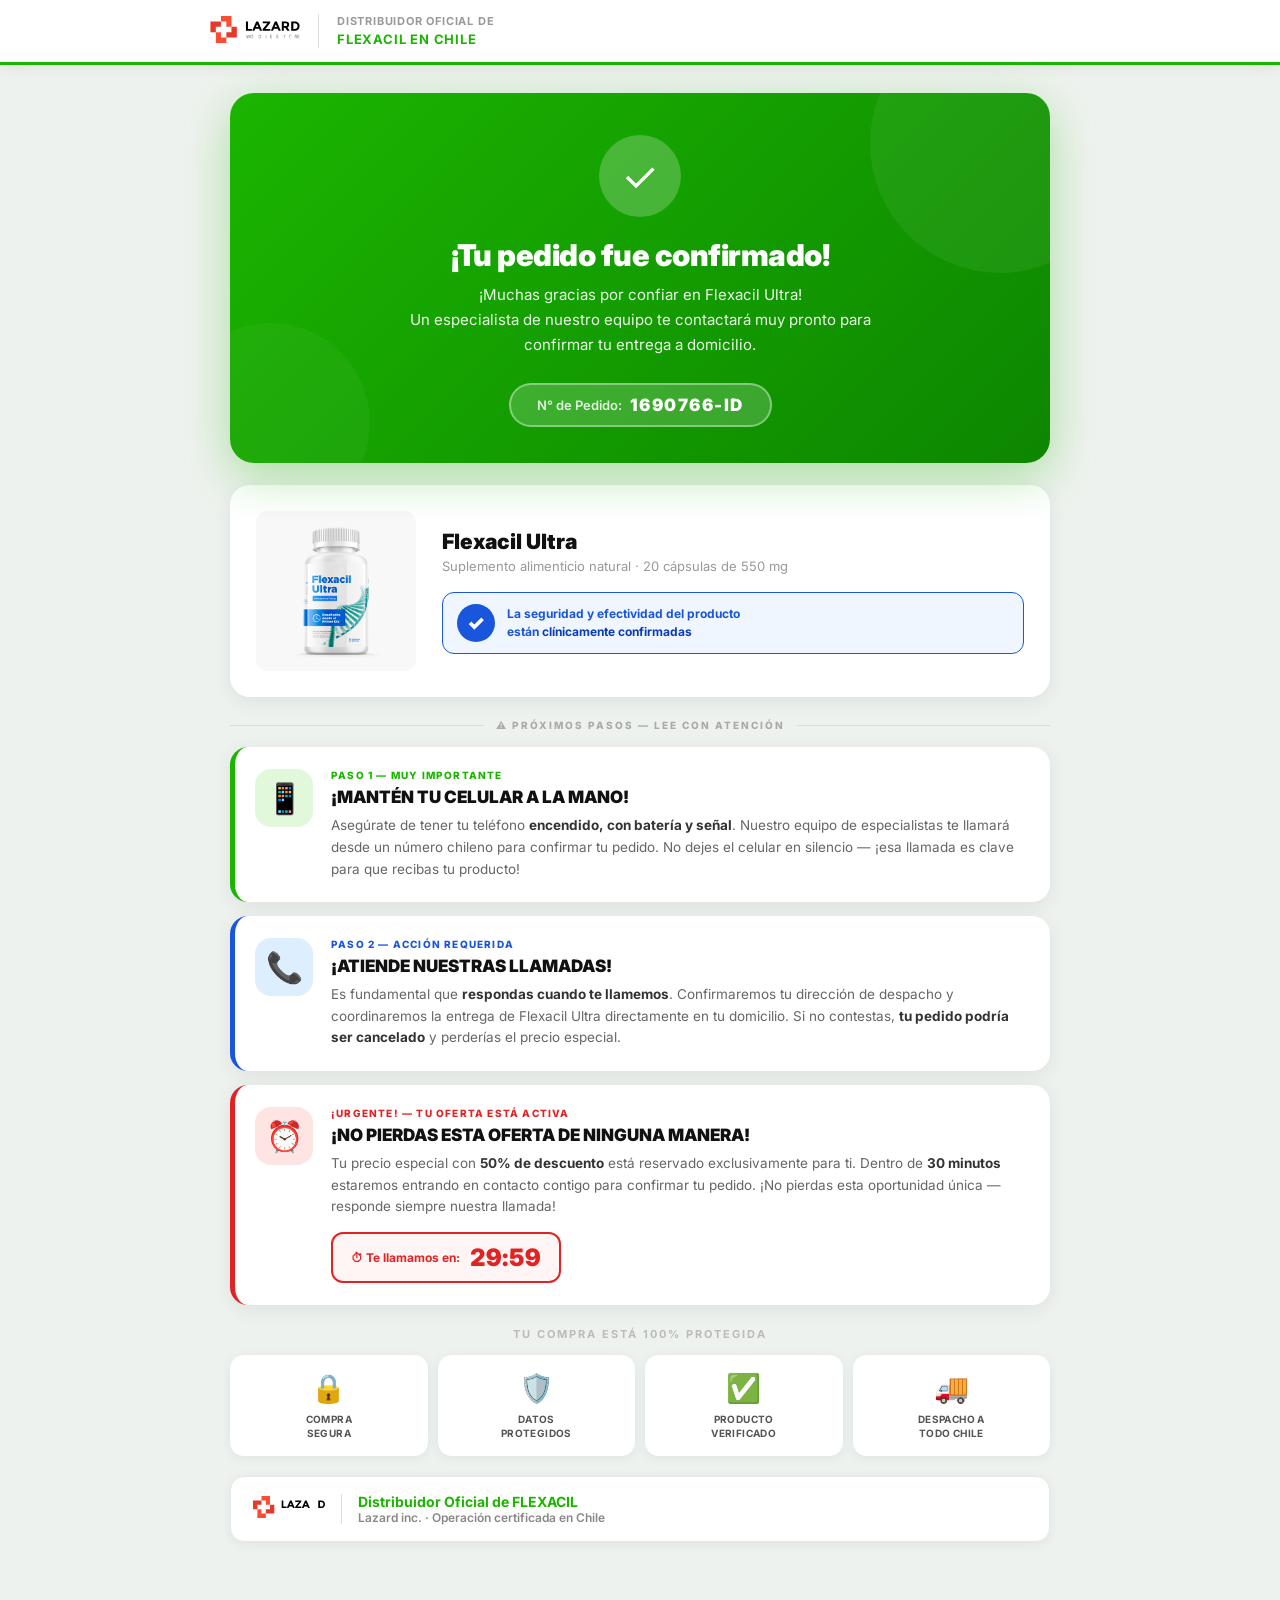
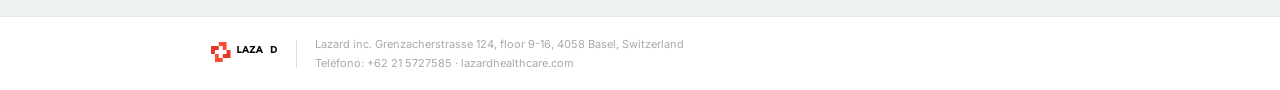
<file: thanks/index.html>
<!DOCTYPE html>
<html lang="es-CL">
<head>
  <meta charset="UTF-8">
  <meta name="viewport" content="width=device-width, initial-scale=1.0">
  <meta name="robots" content="noindex">
  <title>¡Pedido Confirmado! | Flexacil Ultra Chile</title>
  <link rel="shortcut icon" href="favicon.ico">
  <link href="https://fonts.googleapis.com/css2?family=Inter:wght@400;500;600;700;800;900&display=swap" rel="stylesheet">

  <!-- ClickDollar SDK — rastreia lead/venda confirmada -->
  <script defer
    data-tag="CD3RP7lBqJq26wVQNvKZ9d"
    src="https://cdn.cckdl.com/js/base.min.js">
  </script>
  <style>
    *, *::before, *::after { margin: 0; padding: 0; box-sizing: border-box; }
    html { scroll-behavior: smooth; }
    body {
      font-family: 'Inter', -apple-system, BlinkMacSystemFont, 'Segoe UI', sans-serif;
      background: #eef2ee;
      color: #111;
      min-height: 100vh;
      display: flex;
      flex-direction: column;
    }

    /* ── HEADER ─────────────────────────────── */
    .header {
      background: #fff;
      border-bottom: 3px solid #1BB500;
      padding: 13px 24px;
      box-shadow: 0 2px 14px rgba(0,0,0,0.07);
    }
    .header-inner {
      max-width: 860px;
      margin: 0 auto;
      display: flex;
      align-items: center;
      gap: 18px;
    }
    .logo-svg { display: block; flex-shrink: 0; }
    .header-sep { width: 1px; height: 34px; background: #e0e0e0; flex-shrink: 0; }
    .header-label { font-size: 11px; font-weight: 700; color: #999; text-transform: uppercase; letter-spacing: 0.8px; line-height: 1.5; }
    .header-label strong { color: #1BB500; font-size: 13px; display: block; }

    /* ── MAIN ────────────────────────────────── */
    main {
      flex: 1;
      max-width: 860px;
      width: 100%;
      margin: 0 auto;
      padding: 28px 20px 56px;
    }

    /* ── HERO CARD ───────────────────────────── */
    .hero-card {
      background: linear-gradient(135deg, #1BB500 0%, #0d8600 100%);
      border-radius: 24px;
      padding: 42px 32px 36px;
      color: #fff;
      text-align: center;
      margin-bottom: 22px;
      box-shadow: 0 14px 48px rgba(27,181,0,0.32);
      position: relative;
      overflow: hidden;
    }
    .hero-card::before {
      content: ''; position: absolute; top: -80px; right: -80px;
      width: 260px; height: 260px;
      background: rgba(255,255,255,0.06); border-radius: 50%;
    }
    .hero-card::after {
      content: ''; position: absolute; bottom: -60px; left: -60px;
      width: 200px; height: 200px;
      background: rgba(255,255,255,0.04); border-radius: 50%;
    }
    .check-circle {
      width: 82px; height: 82px;
      background: rgba(255,255,255,0.22);
      border-radius: 50%;
      display: flex; align-items: center; justify-content: center;
      margin: 0 auto 20px;
      font-size: 42px;
      position: relative; z-index: 1;
      animation: popIn 0.6s cubic-bezier(0.34,1.56,0.64,1) both;
    }
    @keyframes popIn {
      from { transform: scale(0); opacity: 0; }
      to   { transform: scale(1); opacity: 1; }
    }
    .hero-title {
      font-size: 30px; font-weight: 900;
      letter-spacing: -0.5px; margin-bottom: 10px;
      position: relative; z-index: 1;
    }
    .hero-subtitle {
      font-size: 15px; line-height: 1.65;
      opacity: 0.92; max-width: 500px;
      margin: 0 auto 26px;
      position: relative; z-index: 1;
    }
    .order-pill {
      display: inline-flex; align-items: center; gap: 8px;
      background: rgba(255,255,255,0.18);
      border: 2px solid rgba(255,255,255,0.38);
      border-radius: 50px;
      padding: 10px 26px;
      font-size: 13px;
      position: relative; z-index: 1;
    }
    .order-pill-label { opacity: 0.85; font-weight: 600; }
    .order-pill-number { font-size: 17px; font-weight: 900; letter-spacing: 1.5px; }

    /* ── PRODUCT CARD ────────────────────────── */
    .product-card {
      background: #fff;
      border-radius: 20px;
      padding: 26px;
      margin-bottom: 22px;
      box-shadow: 0 4px 20px rgba(0,0,0,0.07);
      display: flex;
      gap: 26px;
      align-items: center;
    }
    .product-img {
      flex-shrink: 0;
      text-align: center;
    }
    .product-img img {
      width: 130px; height: 130px; display: block;
      border-radius: 12px; object-fit: contain;
      background: #f8f8f8;
    }
    .product-details { flex: 1; }
    .product-title { font-size: 21px; font-weight: 900; color: #111; margin-bottom: 4px; }
    .product-subtitle { font-size: 13px; color: #999; margin-bottom: 18px; }
    .clinically-badge {
      display: flex; align-items: center; gap: 12px;
      background: #f0f6ff;
      border: 1.5px solid #1a56db;
      border-radius: 12px;
      padding: 11px 14px;
    }
    .clinically-icon {
      width: 38px; height: 38px; flex-shrink: 0;
      background: #1a56db; border-radius: 50%;
      display: flex; align-items: center; justify-content: center;
      color: #fff; font-size: 20px; font-weight: 900;
    }
    .clinically-text { font-size: 12px; font-weight: 700; color: #1a56db; line-height: 1.5; }
    .clinically-text strong { color: #0a3db5; }

    /* ── STEPS SECTION ───────────────────────── */
    .steps-wrapper { margin-bottom: 22px; }
    .section-divider {
      display: flex; align-items: center; gap: 12px; margin-bottom: 16px;
    }
    .divider-line { flex: 1; height: 1px; background: #d4e0d4; }
    .divider-text {
      font-size: 10px; font-weight: 800; letter-spacing: 2px;
      text-transform: uppercase; color: #aaa; white-space: nowrap;
    }

    .step-card {
      background: #fff;
      border-radius: 18px;
      padding: 22px 22px 22px 20px;
      margin-bottom: 14px;
      display: flex;
      gap: 18px;
      align-items: flex-start;
      box-shadow: 0 4px 20px rgba(0,0,0,0.07);
      border-left: 5px solid transparent;
      transition: box-shadow 0.2s, transform 0.2s;
    }
    .step-card:hover { box-shadow: 0 8px 28px rgba(0,0,0,0.13); transform: translateY(-2px); }
    .step-card:last-child { margin-bottom: 0; }

    .step-card--green { border-left-color: #1BB500; }
    .step-card--blue  { border-left-color: #1a56db; }
    .step-card--red   { border-left-color: #e02424; }

    .step-icon-box {
      width: 58px; height: 58px;
      border-radius: 16px;
      display: flex; align-items: center; justify-content: center;
      font-size: 30px; flex-shrink: 0;
    }
    .step-card--green .step-icon-box { background: #e2f8da; }
    .step-card--blue  .step-icon-box { background: #ddeeff; }
    .step-card--red   .step-icon-box { background: #ffe4e4; }

    .step-content { flex: 1; min-width: 0; }
    .step-tag {
      font-size: 10px; font-weight: 800;
      text-transform: uppercase; letter-spacing: 1.2px; margin-bottom: 5px;
    }
    .step-card--green .step-tag { color: #1BB500; }
    .step-card--blue  .step-tag { color: #1a56db; }
    .step-card--red   .step-tag { color: #e02424; }

    .step-title {
      font-size: 17px; font-weight: 900;
      color: #111; margin-bottom: 7px; line-height: 1.3;
    }
    .step-body { font-size: 13.5px; color: #666; line-height: 1.6; }
    .step-body strong { color: #333; }

    .countdown-widget {
      display: inline-flex; align-items: center; gap: 10px;
      margin-top: 14px;
      background: #fff5f5;
      border: 2px solid #e02424;
      border-radius: 12px;
      padding: 9px 18px;
      animation: pulse-border 1.5s ease-in-out infinite;
    }
    @keyframes pulse-border {
      0%, 100% { box-shadow: 0 0 0 0 rgba(224,36,36,0.3); }
      50%       { box-shadow: 0 0 0 6px rgba(224,36,36,0); }
    }
    .countdown-label-text { font-size: 12px; font-weight: 700; color: #e02424; }
    #timer {
      font-size: 24px; font-weight: 900;
      color: #e02424;
      font-variant-numeric: tabular-nums;
      letter-spacing: 1px; min-width: 58px;
    }

    /* ── TRUST SEALS ─────────────────────────── */
    .trust-section { margin-bottom: 20px; }
    .trust-header {
      text-align: center; font-size: 11px; font-weight: 700;
      letter-spacing: 2px; text-transform: uppercase; color: #bbb; margin-bottom: 14px;
    }
    .trust-grid {
      display: grid;
      grid-template-columns: repeat(4, 1fr);
      gap: 10px;
    }
    .trust-badge {
      background: #fff; border-radius: 14px; padding: 16px 10px;
      text-align: center; box-shadow: 0 2px 12px rgba(0,0,0,0.06);
      transition: transform 0.2s, box-shadow 0.2s;
    }
    .trust-badge:hover { transform: translateY(-3px); box-shadow: 0 6px 20px rgba(0,0,0,0.12); }
    .trust-badge-icon { font-size: 28px; margin-bottom: 7px; }
    .trust-badge-text { font-size: 10px; font-weight: 700; text-transform: uppercase; letter-spacing: 0.4px; color: #555; line-height: 1.4; }

    /* ── DISTRIBUTOR BANNER ───────────────────── */
    .distributor-banner {
      background: #fff;
      border-radius: 14px;
      padding: 16px 22px;
      margin-bottom: 18px;
      display: flex;
      align-items: center;
      gap: 16px;
      box-shadow: 0 2px 12px rgba(0,0,0,0.06);
      border: 1.5px solid #e8e8e8;
    }
    .dist-sep { width: 1px; height: 30px; background: #ddd; flex-shrink: 0; }
    .dist-text { font-size: 12px; color: #888; font-weight: 600; }
    .dist-text strong { color: #1BB500; font-size: 14px; display: block; }

    /* ── FOOTER ──────────────────────────────── */
    .footer {
      background: #fff;
      border-top: 1px solid #e8e8e8;
      padding: 18px 24px;
    }
    .footer-inner {
      max-width: 860px; margin: 0 auto;
      display: flex; align-items: center; gap: 18px; flex-wrap: wrap;
    }
    .footer-sep { width: 1px; height: 28px; background: #ddd; flex-shrink: 0; }
    .footer-info { font-size: 11px; color: #aaa; line-height: 1.7; }
    .footer-info a { color: #aaa; text-decoration: none; }
    .footer-info a:hover { color: #1BB500; }

    /* ── RESPONSIVE ──────────────────────────── */
    @media (max-width: 620px) {
      .hero-title { font-size: 23px; }
      .hero-card { padding: 30px 18px 28px; }
      .trust-grid { grid-template-columns: repeat(2, 1fr); }
      .product-card { flex-direction: column; text-align: center; }
      .clinically-badge { justify-content: center; text-align: left; }
      .distributor-banner { flex-wrap: wrap; justify-content: center; text-align: center; }
      .footer-inner { flex-direction: column; text-align: center; }
      .footer-sep { width: 100%; height: 1px; }
      .footer-info { text-align: center; }
    }
  </style>
  <script type="text/javascript">
    (function(c,l,a,r,i,t,y){
        c[a]=c[a]||function(){(c[a].q=c[a].q||[]).push(arguments)};
        t=l.createElement(r);t.async=1;t.src="https://www.clarity.ms/tag/"+i;
        y=l.getElementsByTagName(r)[0];y.parentNode.insertBefore(t,y);
    })(window, document, "clarity", "script", "wu98wvdnr4");
</script>
</head>
<body>

  <!-- HEADER -->
  <header class="header">
    <div class="header-inner">
      <!-- Logo SVG inline — não depende de arquivo externo -->
      <div class="logo-svg">
        <svg width="90" height="27" viewBox="0 0 99 30" fill="none" xmlns="http://www.w3.org/2000/svg">
          <path d="M17.6719 11.9108H23.3344V0H11.6983V6.11465H17.6719V11.9108Z" fill="#FA4D34"/>
          <path d="M11.6361 11.9745V6.11465H0V18.0892H5.9736V11.9745H11.6361Z" fill="#E6392A"/>
          <path d="M11.6361 18.0892H5.97361V30H17.6719V23.8854H11.6361V18.0892Z" fill="#FA4D34"/>
          <path d="M17.6719 18.0892V23.8854H29.308V11.9108H23.3344V18.0892H17.6719Z" fill="#E6392A"/>
          <path d="M39.4507 16.4331V6.05096H41.6908V14.3949H46.0465V16.4331H39.4507Z" fill="black"/>
          <path d="M54.9447 16.4331L54.0113 14.2038H49.78L48.8466 16.4331H46.4199L50.8378 6.05096H53.0157L57.4337 16.4331H54.9447ZM51.8957 9.10829L50.5889 12.1019H53.1402L51.8957 9.10829Z" fill="black"/>
          <path d="M57.9315 16.4331V14.8408L63.2828 8.02549H58.1182V6.05096H66.3319V7.64332L61.0427 14.3949H66.4563V16.4331H57.9315Z" fill="black"/>
          <path d="M75.6656 16.4331L74.7322 14.2038H70.5009L69.5676 16.4331H67.1408L71.5588 6.05096H73.7366L78.1546 16.4331H75.6656ZM72.6166 9.10829L71.3099 12.1019H73.8611L72.6166 9.10829Z" fill="black"/>
          <path d="M87.4884 9.49045C87.4884 11.1465 86.8661 12.2293 85.5594 12.7389L88.1106 16.4331H85.3105L83.0704 13.121H81.5148V16.4331H79.2747V6.05096H83.1326C84.6883 6.05096 85.8083 6.30574 86.4928 6.87899C87.1773 7.38854 87.4884 8.28026 87.4884 9.49045ZM84.7505 10.7006C85.0616 10.4459 85.186 10.0637 85.186 9.49045C85.186 8.91721 85.0616 8.53504 84.7505 8.34396C84.4393 8.15288 83.9415 8.02549 83.1948 8.02549H81.5148V11.0828H83.1948C83.9415 11.0828 84.5016 10.9554 84.7505 10.7006Z" fill="black"/>
          <path d="M97.5688 7.38854C98.5644 8.28026 99 9.55415 99 11.1465C99 12.7389 98.5022 14.0127 97.5688 14.9682C96.6354 15.9236 95.2043 16.3694 93.2131 16.3694H89.7285V6.05096H93.3375C95.2043 6.05096 96.6354 6.49682 97.5688 7.38854ZM95.951 13.5669C96.511 13.0573 96.7599 12.2293 96.7599 11.2102C96.7599 10.1911 96.511 9.42676 95.951 8.85351C95.3909 8.28026 94.5198 8.02549 93.3997 8.02549H92.1552V14.3312H93.5864C94.582 14.3949 95.3909 14.1401 95.951 13.5669Z" fill="black"/>
          <path d="M40.6329 24.6497L39.6995 21.0191H40.1973L40.6329 22.8663C40.7574 23.3121 40.8196 23.758 40.8818 24.1402C40.944 23.758 41.0685 23.3121 41.1929 22.8663L41.6907 21.0191H42.1885L42.6241 22.8663C42.7485 23.3121 42.8108 23.758 42.873 24.1402C42.9352 23.758 43.0597 23.3121 43.1841 22.8663L43.6819 21.0191H44.1797L43.1841 24.6497H42.6863L42.2508 22.7389C42.1263 22.293 42.0641 21.9109 42.0018 21.5287C41.9396 21.9109 41.8774 22.2293 41.7529 22.7389L41.2552 24.6497H40.6329Z" fill="#7A7A7A"/>
          <path d="M47.5399 22.7389C47.5399 24.0127 46.7932 24.6497 45.8598 24.6497C44.9264 24.6497 44.242 23.8854 44.242 22.8026C44.242 21.6561 44.9265 20.8917 45.9221 20.8917C46.9177 20.8917 47.5399 21.6561 47.5399 22.7389ZM44.802 22.8026C44.802 23.5669 45.2376 24.2675 45.9221 24.2675C46.6688 24.2675 47.0421 23.5669 47.0421 22.7389C47.0421 22.0382 46.6688 21.2739 45.9221 21.2739C45.1754 21.2739 44.802 22.0382 44.802 22.8026Z" fill="#7A7A7A"/>
          <path d="M53.5135 21.0191C53.8247 20.9554 54.1358 20.9554 54.5091 20.9554C55.1936 20.9554 55.6292 21.0828 55.9403 21.4013C56.2515 21.7197 56.4381 22.1019 56.4381 22.7389C56.4381 23.3121 56.2515 23.8217 55.9403 24.1401C55.6292 24.4586 55.0692 24.6497 54.3847 24.6497C54.0736 24.6497 53.7624 24.6497 53.5758 24.586V21.0191H53.5135ZM53.9491 24.2675C54.0736 24.2675 54.2603 24.2675 54.3847 24.2675C55.3803 24.2675 55.8781 23.6943 55.8781 22.7389C55.8781 21.8471 55.3803 21.3376 54.4469 21.3376C54.198 21.3376 54.0113 21.3376 53.8869 21.4013V24.2675H53.9491Z" fill="#7A7A7A"/>
          <path d="M61.9761 20.9554V24.586H61.5405V20.9554H61.9761Z" fill="#7A7A7A"/>
          <path d="M68.1364 22.9299H66.7675V24.2038H68.3231V24.586H66.3319V20.9554H68.2609V21.3376H66.7675V22.4841H68.1364V22.9299Z" fill="#7A7A7A"/>
          <path d="M75.3545 22.9299H73.9855V24.2038H75.5412V24.586H73.55V20.9554H75.4789V21.3376H73.9855V22.4841H75.3545V22.9299Z" fill="#7A7A7A"/>
          <path d="M82.0748 21.4013H81.017V21.0191H83.6304V21.4013H82.5104V24.6497H82.0748V21.4013Z" fill="#7A7A7A"/>
          <path d="M89.9774 24.5223C89.7907 24.586 89.4796 24.7134 89.044 24.7134C88.0484 24.7134 87.3017 24.0764 87.3017 22.8662C87.3017 21.7197 88.0484 20.9554 89.1684 20.9554C89.604 20.9554 89.9151 21.0828 90.0396 21.1465L89.9151 21.5287C89.7285 21.465 89.4796 21.4013 89.1684 21.4013C88.3595 21.4013 87.7995 21.9745 87.7995 22.9299C87.7995 23.8217 88.2973 24.3949 89.1684 24.3949C89.4796 24.3949 89.7285 24.3312 89.9151 24.2675L89.9774 24.5223Z" fill="#7A7A7A"/>
          <path d="M93.7731 21.0191C94.022 20.9554 94.3331 20.9554 94.6443 20.9554C95.1421 20.9554 95.4532 21.0191 95.7021 21.2739C95.8888 21.465 96.0132 21.6561 96.0132 21.9745C96.0132 22.4841 95.7021 22.8025 95.3287 22.9299C95.5776 23.0573 95.7643 23.3121 95.8265 23.6943C95.951 24.2038 96.0132 24.586 96.0754 24.7134H95.5776C95.5154 24.586 95.4532 24.2675 95.3287 23.8217C95.2043 23.3121 95.0176 23.121 94.6443 23.121H94.2087V24.7134H93.7731V21.0191ZM94.2709 22.6752H94.7687C95.2665 22.6752 95.5776 22.4204 95.5776 21.9745C95.5776 21.5287 95.2665 21.2739 94.7687 21.2739C94.5198 21.2739 94.3954 21.2739 94.3331 21.3376V22.6752H94.2709Z" fill="#7A7A7A"/>
          <path d="M98.5022 22.9299H97.071V24.2038H98.6266V24.586H96.6354V20.9554H98.5644V21.3376H97.071V22.4841H98.44V22.9299H98.5022Z" fill="#7A7A7A"/>
        </svg>
      </div>
      <div class="header-sep"></div>
      <div class="header-label">
        Distribuidor Oficial de
        <strong>FLEXACIL en Chile</strong>
      </div>
    </div>
  </header>

  <!-- MAIN -->
  <main>

    <!-- 1. HERO: ORDER CONFIRMED -->
    <div class="hero-card">
      <div class="check-circle">✓</div>
      <h1 class="hero-title">¡Tu pedido fue confirmado!</h1>
      <p class="hero-subtitle">
        ¡Muchas gracias por confiar en Flexacil Ultra!<br>
        Un especialista de nuestro equipo te contactará muy pronto para confirmar tu entrega a domicilio.
      </p>
      <div class="order-pill">
        <span class="order-pill-label">N° de Pedido:</span>
        <span class="order-pill-number order-number">—</span>
      </div>
    </div>

    <!-- 2. PRODUCT CARD — acima dos gatilhos -->
    <div class="product-card">
      <div class="product-img">
        <!--
          Tenta: 1) imagem do produto local da pasta products
                 2) imagem da pasta logo
                 3) imagem principal da landing page (../assets/img/mob.png)
        -->
        <img id="prod-img"
             src="assets/images/produto-flexacil.png"
             alt="Flexacil Ultra — Suplemento Articular"
             style="width:160px;height:auto;display:block;border-radius:12px;object-fit:contain"
             onerror="this.onerror=null; this.src='../assets/img/mob.png';">
      </div>
      <div class="product-details">
        <div class="product-title">Flexacil Ultra</div>
        <div class="product-subtitle">Suplemento alimenticio natural · 20 cápsulas de 550 mg</div>
        <div class="clinically-badge">
          <div class="clinically-icon">✓</div>
          <div class="clinically-text">
            La seguridad y efectividad del producto<br>
            están <strong>clínicamente confirmadas</strong>
          </div>
        </div>
      </div>
    </div>

    <!-- 3. URGENCY TRIGGERS -->
    <div class="steps-wrapper">
      <div class="section-divider">
        <div class="divider-line"></div>
        <span class="divider-text">⚠ Próximos Pasos — Lee con Atención</span>
        <div class="divider-line"></div>
      </div>

      <!-- TRIGGER 1: MANTÉN TU CELULAR -->
      <div class="step-card step-card--green">
        <div class="step-icon-box">📱</div>
        <div class="step-content">
          <div class="step-tag">Paso 1 — Muy Importante</div>
          <div class="step-title">¡MANTÉN TU CELULAR A LA MANO!</div>
          <div class="step-body">
            Asegúrate de tener tu teléfono <strong>encendido, con batería y señal</strong>.
            Nuestro equipo de especialistas te llamará desde un número chileno para confirmar tu pedido.
            No dejes el celular en silencio — ¡esa llamada es clave para que recibas tu producto!
          </div>
        </div>
      </div>

      <!-- TRIGGER 2: ATIENDE NUESTRAS LLAMADAS -->
      <div class="step-card step-card--blue">
        <div class="step-icon-box">📞</div>
        <div class="step-content">
          <div class="step-tag">Paso 2 — Acción Requerida</div>
          <div class="step-title">¡ATIENDE NUESTRAS LLAMADAS!</div>
          <div class="step-body">
            Es fundamental que <strong>respondas cuando te llamemos</strong>.
            Confirmaremos tu dirección de despacho y coordinaremos la entrega de Flexacil Ultra directamente en tu domicilio.
            Si no contestas, <strong>tu pedido podría ser cancelado</strong> y perderías el precio especial.
          </div>
        </div>
      </div>

      <!-- TRIGGER 3: NO PIERDAS ESTA OFERTA -->
      <div class="step-card step-card--red">
        <div class="step-icon-box">⏰</div>
        <div class="step-content">
          <div class="step-tag">¡Urgente! — Tu Oferta Está Activa</div>
          <div class="step-title">¡NO PIERDAS ESTA OFERTA DE NINGUNA MANERA!</div>
          <div class="step-body">
            Tu precio especial con <strong>50% de descuento</strong> está reservado exclusivamente para ti.
            Dentro de <strong>30 minutos</strong> estaremos entrando en contacto contigo para confirmar tu pedido.
            ¡No pierdas esta oportunidad única — responde siempre nuestra llamada!
          </div>
          <div class="countdown-widget">
            <span class="countdown-label-text">⏱ Te llamamos en:</span>
            <span id="timer">30:00</span>
          </div>
        </div>
      </div>
    </div>

    <!-- 4. TRUST SEALS -->
    <div class="trust-section">
      <div class="trust-header">Tu compra está 100% protegida</div>
      <div class="trust-grid">
        <div class="trust-badge">
          <div class="trust-badge-icon">🔒</div>
          <div class="trust-badge-text">Compra<br>Segura</div>
        </div>
        <div class="trust-badge">
          <div class="trust-badge-icon">🛡️</div>
          <div class="trust-badge-text">Datos<br>Protegidos</div>
        </div>
        <div class="trust-badge">
          <div class="trust-badge-icon">✅</div>
          <div class="trust-badge-text">Producto<br>Verificado</div>
        </div>
        <div class="trust-badge">
          <div class="trust-badge-icon">🚚</div>
          <div class="trust-badge-text">Despacho a<br>Todo Chile</div>
        </div>
      </div>
    </div>

    <!-- 5. OFFICIAL DISTRIBUTOR -->
    <div class="distributor-banner">
      <div class="logo-svg">
        <svg width="72" height="22" viewBox="0 0 99 30" fill="none" xmlns="http://www.w3.org/2000/svg">
          <path d="M17.6719 11.9108H23.3344V0H11.6983V6.11465H17.6719V11.9108Z" fill="#FA4D34"/>
          <path d="M11.6361 11.9745V6.11465H0V18.0892H5.9736V11.9745H11.6361Z" fill="#E6392A"/>
          <path d="M11.6361 18.0892H5.97361V30H17.6719V23.8854H11.6361V18.0892Z" fill="#FA4D34"/>
          <path d="M17.6719 18.0892V23.8854H29.308V11.9108H23.3344V18.0892H17.6719Z" fill="#E6392A"/>
          <path d="M39.4507 16.4331V6.05096H41.6908V14.3949H46.0465V16.4331H39.4507Z" fill="black"/>
          <path d="M54.9447 16.4331L54.0113 14.2038H49.78L48.8466 16.4331H46.4199L50.8378 6.05096H53.0157L57.4337 16.4331H54.9447ZM51.8957 9.10829L50.5889 12.1019H53.1402L51.8957 9.10829Z" fill="black"/>
          <path d="M57.9315 16.4331V14.8408L63.2828 8.02549H58.1182V6.05096H66.3319V7.64332L61.0427 14.3949H66.4563V16.4331H57.9315Z" fill="black"/>
          <path d="M75.6656 16.4331L74.7322 14.2038H70.5009L69.5676 16.4331H67.1408L71.5588 6.05096H73.7366L78.1546 16.4331H75.6656ZM72.6166 9.10829L71.3099 12.1019H73.8611L72.6166 9.10829Z" fill="black"/>
          <path d="M97.5688 7.38854C98.5644 8.28026 99 9.55415 99 11.1465C99 12.7389 98.5022 14.0127 97.5688 14.9682C96.6354 15.9236 95.2043 16.3694 93.2131 16.3694H89.7285V6.05096H93.3375C95.2043 6.05096 96.6354 6.49682 97.5688 7.38854ZM95.951 13.5669C96.511 13.0573 96.7599 12.2293 96.7599 11.2102C96.7599 10.1911 96.511 9.42676 95.951 8.85351C95.3909 8.28026 94.5198 8.02549 93.3997 8.02549H92.1552V14.3312H93.5864C94.582 14.3949 95.3909 14.1401 95.951 13.5669Z" fill="black"/>
        </svg>
      </div>
      <div class="dist-sep"></div>
      <div class="dist-text">
        <strong>Distribuidor Oficial de FLEXACIL</strong>
        Lazard inc. · Operación certificada en Chile
      </div>
    </div>

  </main>

  <!-- FOOTER -->
  <footer class="footer">
    <div class="footer-inner">
      <div class="logo-svg">
        <svg width="68" height="20" viewBox="0 0 99 30" fill="none" xmlns="http://www.w3.org/2000/svg">
          <path d="M17.6719 11.9108H23.3344V0H11.6983V6.11465H17.6719V11.9108Z" fill="#FA4D34"/>
          <path d="M11.6361 11.9745V6.11465H0V18.0892H5.9736V11.9745H11.6361Z" fill="#E6392A"/>
          <path d="M11.6361 18.0892H5.97361V30H17.6719V23.8854H11.6361V18.0892Z" fill="#FA4D34"/>
          <path d="M17.6719 18.0892V23.8854H29.308V11.9108H23.3344V18.0892H17.6719Z" fill="#E6392A"/>
          <path d="M39.4507 16.4331V6.05096H41.6908V14.3949H46.0465V16.4331H39.4507Z" fill="black"/>
          <path d="M54.9447 16.4331L54.0113 14.2038H49.78L48.8466 16.4331H46.4199L50.8378 6.05096H53.0157L57.4337 16.4331H54.9447ZM51.8957 9.10829L50.5889 12.1019H53.1402L51.8957 9.10829Z" fill="black"/>
          <path d="M57.9315 16.4331V14.8408L63.2828 8.02549H58.1182V6.05096H66.3319V7.64332L61.0427 14.3949H66.4563V16.4331H57.9315Z" fill="black"/>
          <path d="M75.6656 16.4331L74.7322 14.2038H70.5009L69.5676 16.4331H67.1408L71.5588 6.05096H73.7366L78.1546 16.4331H75.6656ZM72.6166 9.10829L71.3099 12.1019H73.8611L72.6166 9.10829Z" fill="black"/>
          <path d="M97.5688 7.38854C98.5644 8.28026 99 9.55415 99 11.1465C99 12.7389 98.5022 14.0127 97.5688 14.9682C96.6354 15.9236 95.2043 16.3694 93.2131 16.3694H89.7285V6.05096H93.3375C95.2043 6.05096 96.6354 6.49682 97.5688 7.38854ZM95.951 13.5669C96.511 13.0573 96.7599 12.2293 96.7599 11.2102C96.7599 10.1911 96.511 9.42676 95.951 8.85351C95.3909 8.28026 94.5198 8.02549 93.3997 8.02549H92.1552V14.3312H93.5864C94.582 14.3949 95.3909 14.1401 95.951 13.5669Z" fill="black"/>
        </svg>
      </div>
      <div class="footer-sep"></div>
      <div class="footer-info">
        Lazard inc. Grenzacherstrasse 124, floor 9-16, 4058 Basel, Switzerland<br>
        Teléfono: +62 21 5727585 ·
        <a href="https://lazardhealthcare.com" target="_blank" rel="noopener">lazardhealthcare.com</a>
      </div>
    </div>
  </footer>

  <script>
    // ── Número de pedido aleatório ──────────────
    (function () {
      var n = Math.floor(Math.random() * 9000000) + 1000000;
      document.querySelector('.order-number').textContent = n + '-ID';
    })();

    // ── Countdown 30 minutos ────────────────────
    (function () {
      var secs = 30 * 60;
      var el = document.getElementById('timer');
      function tick() {
        var m = Math.floor(secs / 60);
        var s = secs % 60;
        el.textContent = (m < 10 ? '0' : '') + m + ':' + (s < 10 ? '0' : '') + s;
        if (secs > 0) { secs--; setTimeout(tick, 1000); }
        else { el.textContent = '00:00'; el.style.color = '#999'; }
      }
      tick();
    })();
  </script>

</body>
</html>
</file>
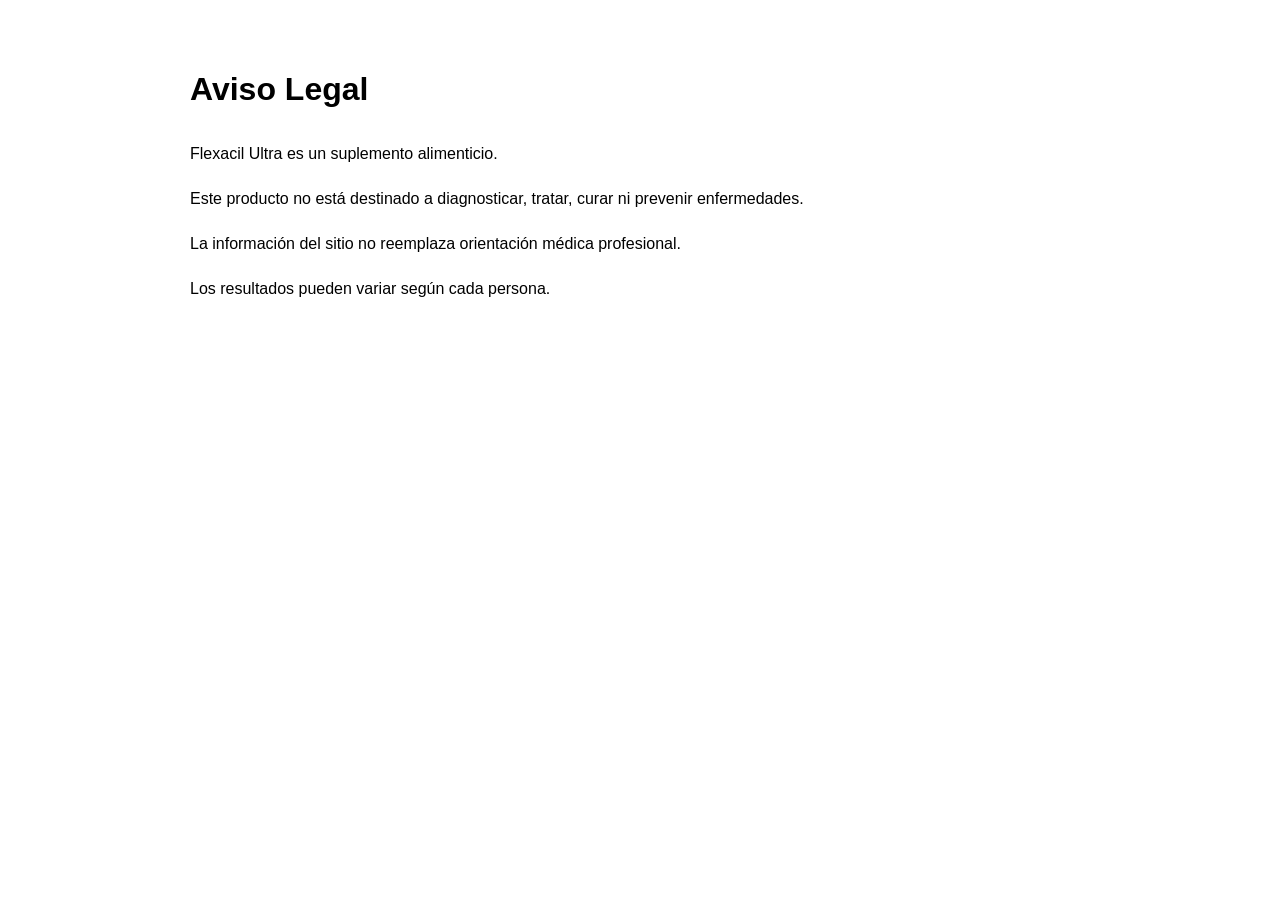
<file: aviso-legal.html>
<!DOCTYPE html>
<html lang="es-CL">
<head>
<meta charset="UTF-8">
<title>Aviso Legal</title>
<meta name="viewport" content="width=device-width, initial-scale=1.0">
</head>
<body style="font-family:Arial;padding:40px;max-width:900px;margin:auto;line-height:1.8;">
<h1>Aviso Legal</h1>

<p>Flexacil Ultra es un suplemento alimenticio.</p>

<p>Este producto no está destinado a diagnosticar, tratar, curar ni prevenir enfermedades.</p>

<p>La información del sitio no reemplaza orientación médica profesional.</p>

<p>Los resultados pueden variar según cada persona.</p>

</body>
</html>
</file>
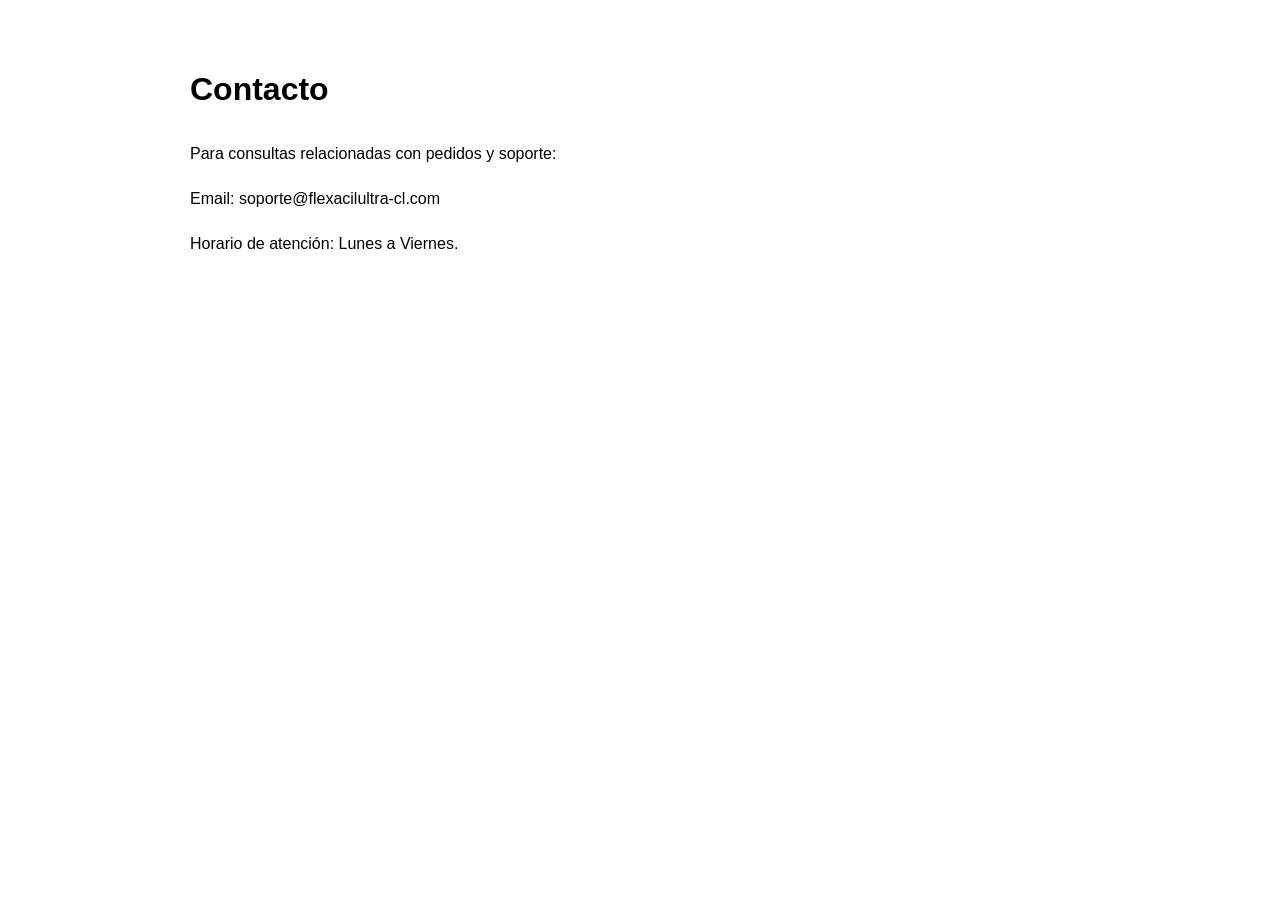
<file: contacto.html>
<!DOCTYPE html>
<html lang="es-CL">
<head>
<meta charset="UTF-8">
<title>Contacto</title>
<meta name="viewport" content="width=device-width, initial-scale=1.0">
</head>
<body style="font-family:Arial;padding:40px;max-width:900px;margin:auto;line-height:1.8;">
<h1>Contacto</h1>

<p>Para consultas relacionadas con pedidos y soporte:</p>

<p>Email: soporte@flexacilultra-cl.com</p>

<p>Horario de atención: Lunes a Viernes.</p>

</body>
</html>
</file>
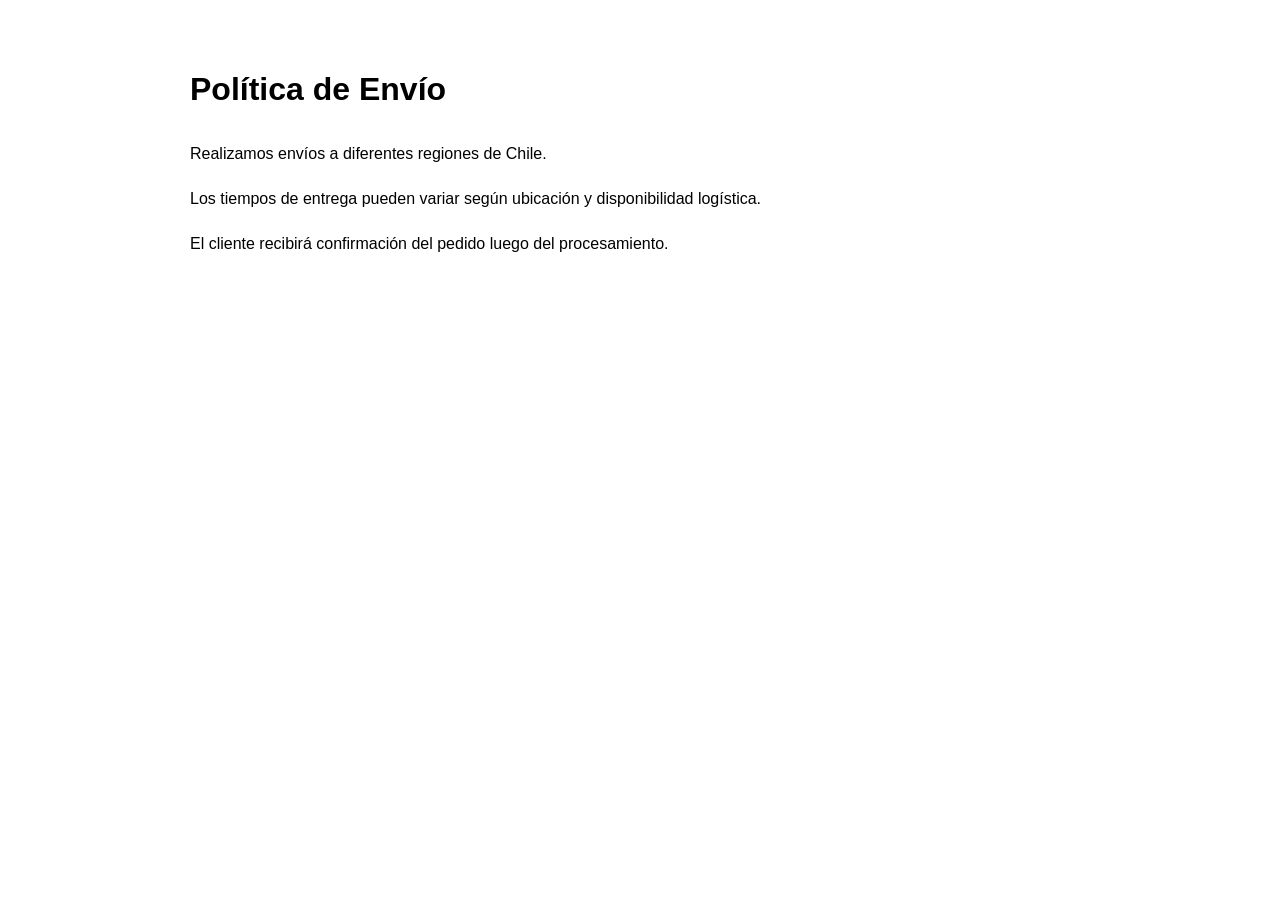
<file: politica-de-envio.html>
<!DOCTYPE html>
<html lang="es-CL">
<head>
<meta charset="UTF-8">
<title>Política de Envío</title>
<meta name="viewport" content="width=device-width, initial-scale=1.0">
</head>
<body style="font-family:Arial;padding:40px;max-width:900px;margin:auto;line-height:1.8;">
<h1>Política de Envío</h1>

<p>Realizamos envíos a diferentes regiones de Chile.</p>

<p>Los tiempos de entrega pueden variar según ubicación y disponibilidad logística.</p>

<p>El cliente recibirá confirmación del pedido luego del procesamiento.</p>

</body>
</html>
</file>
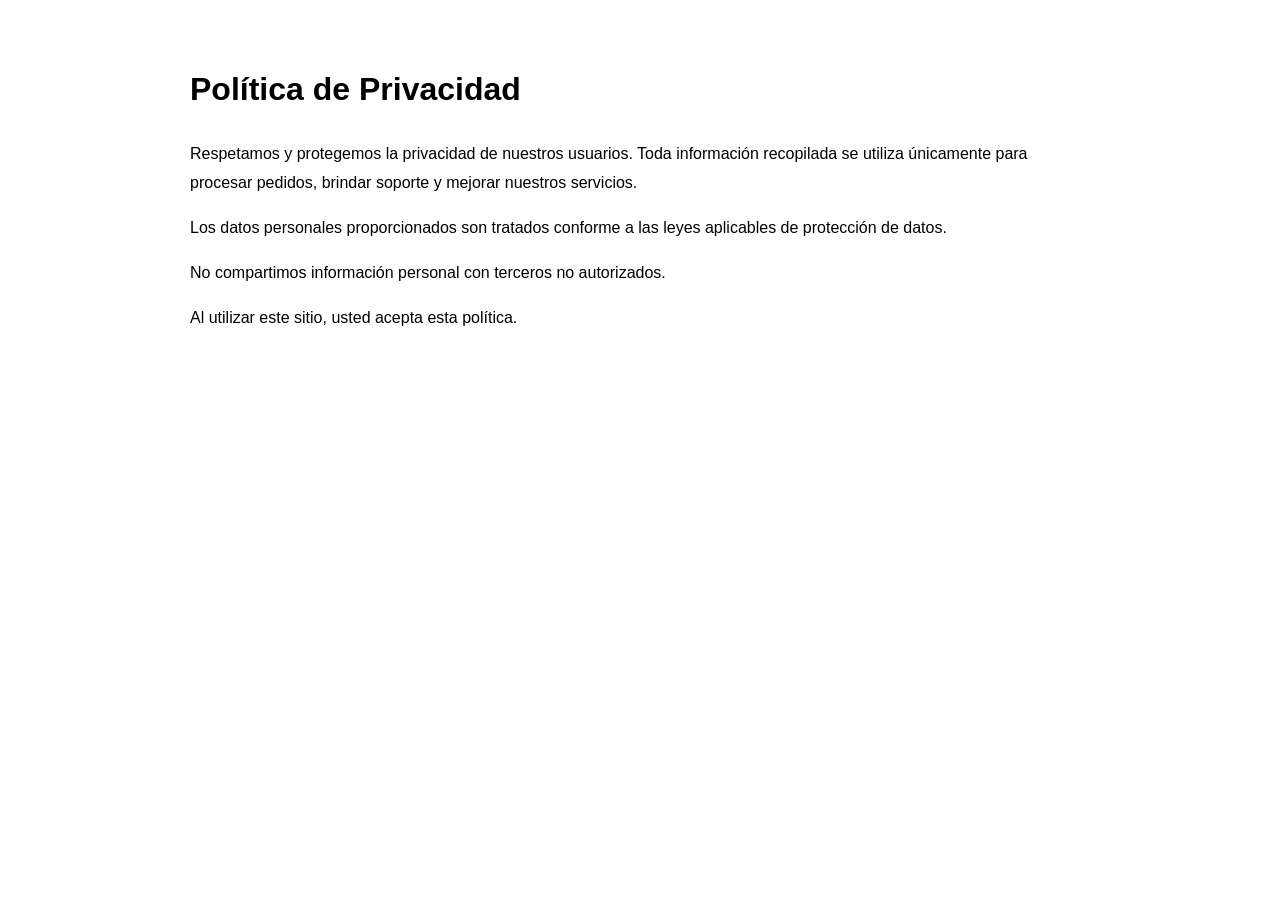
<file: politica-de-privacidad.html>
<!DOCTYPE html>
<html lang="es-CL">
<head>
<meta charset="UTF-8">
<title>Política de Privacidad</title>
<meta name="viewport" content="width=device-width, initial-scale=1.0">
</head>
<body style="font-family:Arial;padding:40px;max-width:900px;margin:auto;line-height:1.8;">
<h1>Política de Privacidad</h1>

<p>Respetamos y protegemos la privacidad de nuestros usuarios. Toda información recopilada se utiliza únicamente para procesar pedidos, brindar soporte y mejorar nuestros servicios.</p>

<p>Los datos personales proporcionados son tratados conforme a las leyes aplicables de protección de datos.</p>

<p>No compartimos información personal con terceros no autorizados.</p>

<p>Al utilizar este sitio, usted acepta esta política.</p>

</body>
</html>
</file>
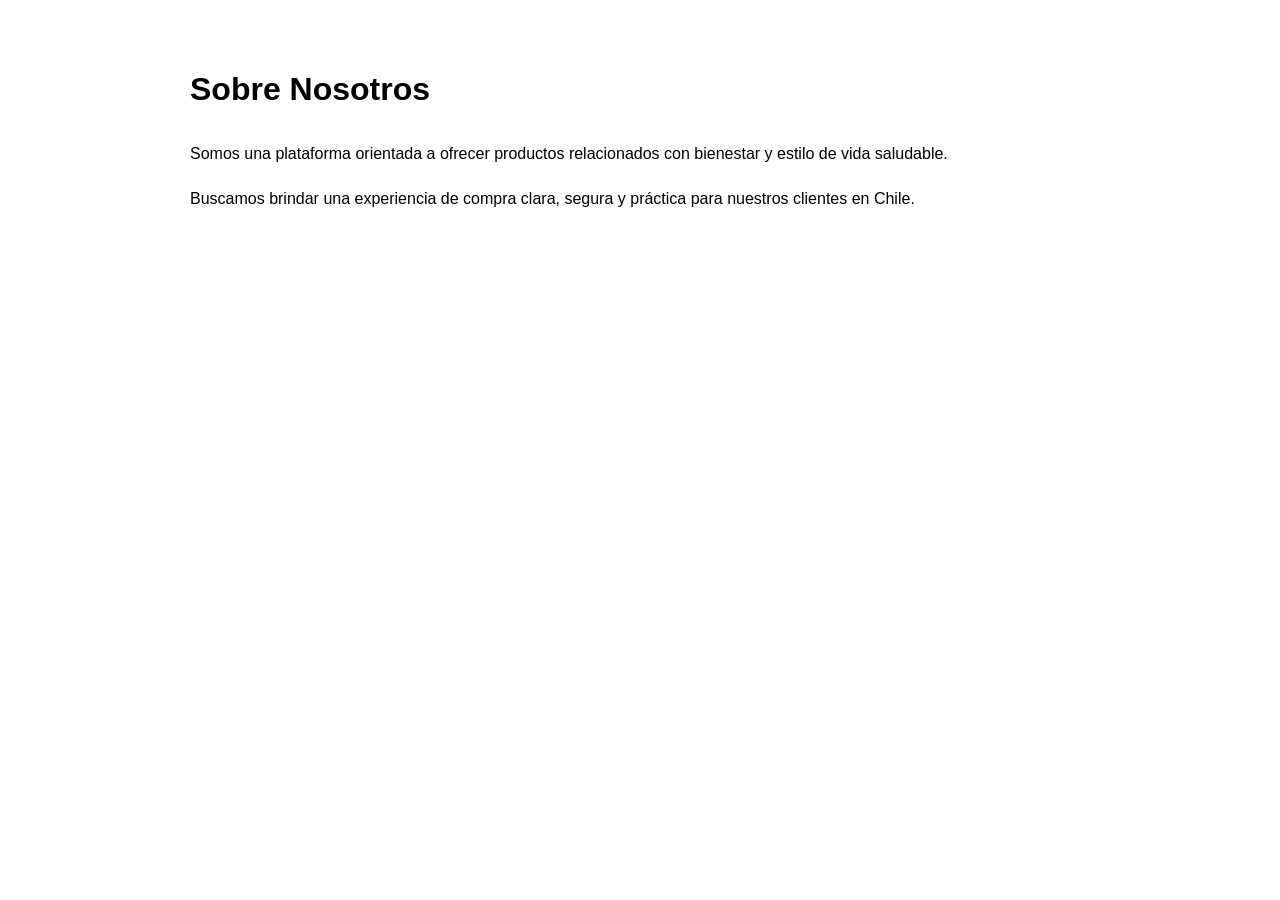
<file: sobre-nosotros.html>
<!DOCTYPE html>
<html lang="es-CL">
<head>
<meta charset="UTF-8">
<title>Sobre Nosotros</title>
<meta name="viewport" content="width=device-width, initial-scale=1.0">
</head>
<body style="font-family:Arial;padding:40px;max-width:900px;margin:auto;line-height:1.8;">
<h1>Sobre Nosotros</h1>

<p>Somos una plataforma orientada a ofrecer productos relacionados con bienestar y estilo de vida saludable.</p>

<p>Buscamos brindar una experiencia de compra clara, segura y práctica para nuestros clientes en Chile.</p>

</body>
</html>
</file>
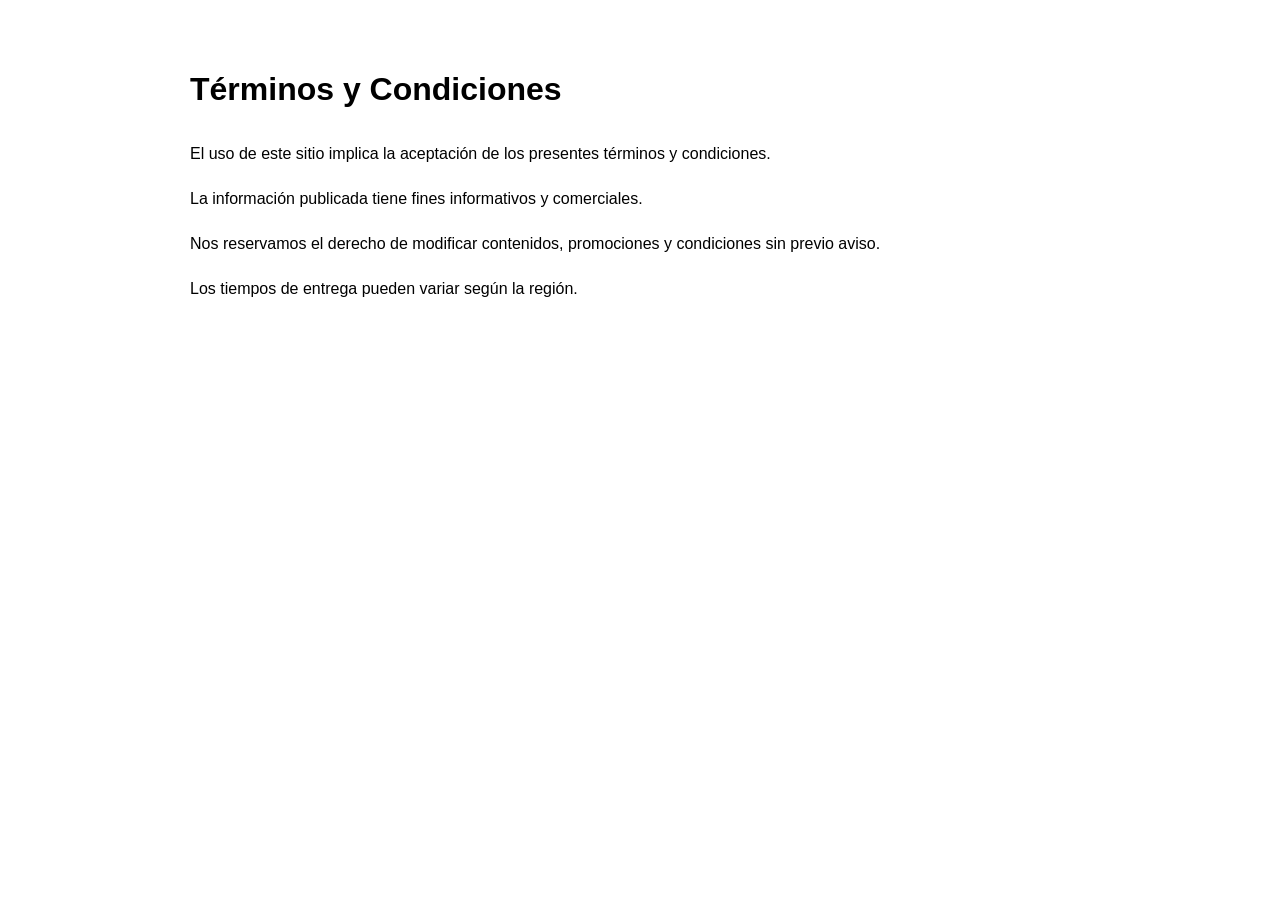
<file: terminos-y-condiciones.html>
<!DOCTYPE html>
<html lang="es-CL">
<head>
<meta charset="UTF-8">
<title>Términos y Condiciones</title>
<meta name="viewport" content="width=device-width, initial-scale=1.0">
</head>
<body style="font-family:Arial;padding:40px;max-width:900px;margin:auto;line-height:1.8;">
<h1>Términos y Condiciones</h1>

<p>El uso de este sitio implica la aceptación de los presentes términos y condiciones.</p>

<p>La información publicada tiene fines informativos y comerciales.</p>

<p>Nos reservamos el derecho de modificar contenidos, promociones y condiciones sin previo aviso.</p>

<p>Los tiempos de entrega pueden variar según la región.</p>

</body>
</html>
</file>
